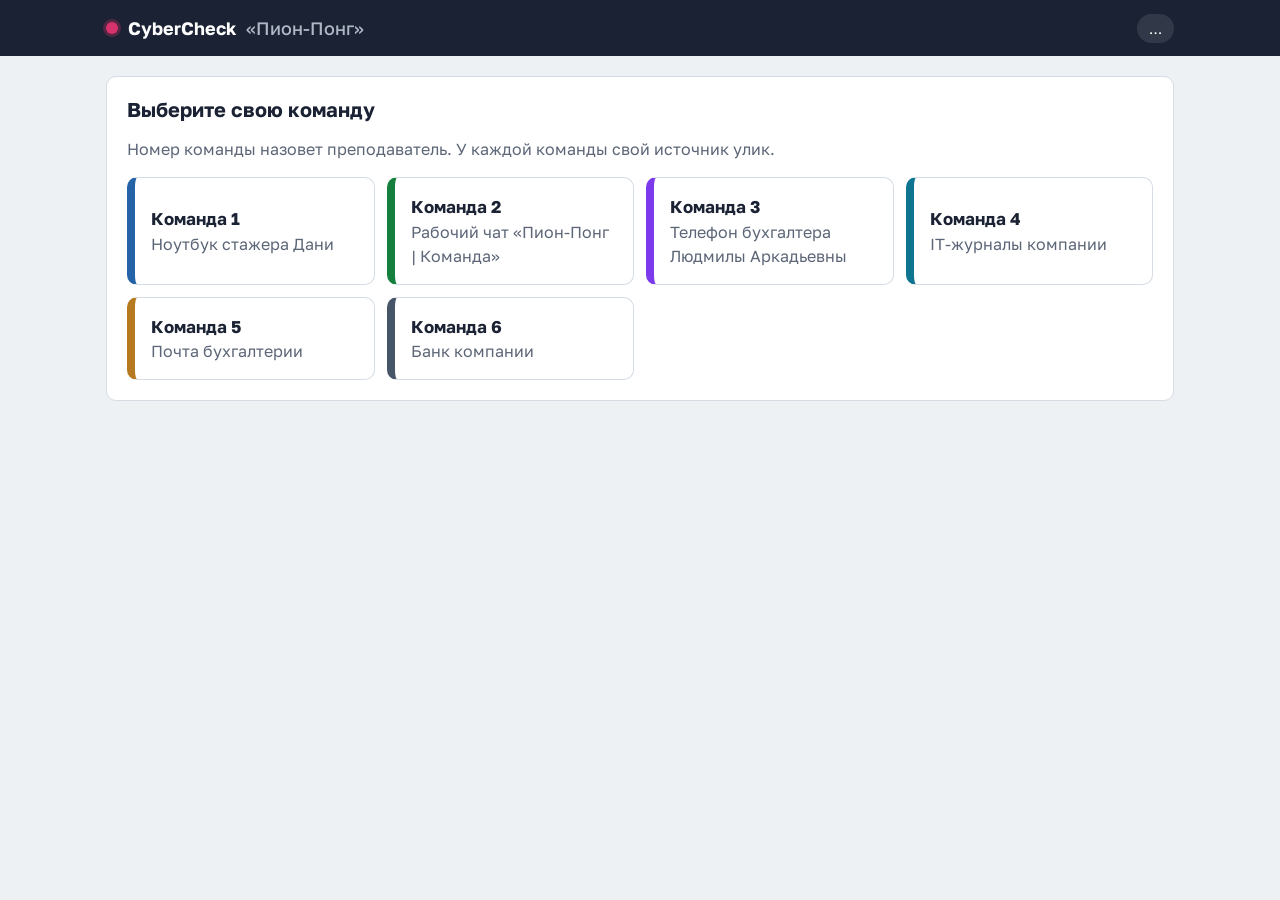
<file: index.html>
<!DOCTYPE html>
<html lang="ru">
<head>
<meta charset="UTF-8">
<meta name="viewport" content="width=device-width, initial-scale=1.0">
<title>CyberCheck – команда</title>
<link rel="preconnect" href="https://fonts.googleapis.com">
<link rel="preconnect" href="https://fonts.gstatic.com" crossorigin>
<link href="https://fonts.googleapis.com/css2?family=Golos+Text:wght@400;500;600;700&family=PT+Mono&display=swap" rel="stylesheet">
<link rel="stylesheet" href="style.css">
</head>
<body>
<header class="top">
  <div class="wrap">
    <div class="brand"><span class="peony" aria-hidden="true"></span><span class="case">CyberCheck</span><span class="muted" style="color:#AEB7C4;font-weight:500">«Пион-Понг»</span></div>
    <span id="team-chip"></span>
    <span class="spacer"></span>
    <span class="chip" id="stage-chip">…</span>
    <span class="timer" id="timer" hidden></span>
  </div>
</header>
<nav class="tabs" id="tabs" hidden><div class="wrap" role="tablist" id="tablist"></div></nav>
<main><div class="wrap">
  <div id="injects"></div>
  <div id="view"><p class="empty">Загрузка…</p></div>
</div></main>
<button class="fab" id="fab" hidden>Добавить находку</button>

<dialog id="card-dialog">
  <form class="dbody" id="card-form" method="dialog">
    <h2>Новая находка</h2>
    <div class="row2">
      <label class="field"><span>День</span><select name="day" required></select></label>
      <label class="field"><span>Время</span><input name="time" type="text" inputmode="numeric" maxlength="5" placeholder="чч:мм" autocomplete="off" class="clock" required></label>
    </div>
    <label class="field"><span>Что произошло</span><textarea name="what" maxlength="300" required placeholder="Кратко: кто и что сделал"></textarea></label>
    <label class="field"><span>Доказательство: где вы это увидели</span><textarea name="proof" maxlength="300" required placeholder="Например: какой раздел, какая запись"></textarea></label>
    <label class="field"><span>Прием мошенников или ошибка</span><select name="technique" required></select></label>
    <p class="muted" id="card-err" style="color:var(--bad)" hidden></p>
    <div class="dactions">
      <button class="btn ghost" type="button" id="card-cancel">Отмена</button>
      <button class="btn peony" type="submit" id="card-submit">Добавить в ленту</button>
    </div>
  </form>
</dialog>

<script src="config.js"></script>
<script src="data.js"></script>
<script src="common.js"></script>
<script>
(function () {
  if (!U.configOk()) return;
  const CASE = window.CASE, DB = U.DB, esc = U.esc;
  const TEAM_KEY = 'inv_team_v1';
  const store = {
    get(k) { try { return localStorage.getItem(k); } catch (e) { return null; } },
    set(k, v) { try { localStorage.setItem(k, v); } catch (e) {} },
    del(k) { try { localStorage.removeItem(k); } catch (e) {} }
  };

  let teamId = +store.get(TEAM_KEY) || null;
  let state = null, cards = [], tab = null, lastStage = null, lastInjects = '', lastCardsSig = '';
  const view = document.getElementById('view');

  const TABS = {
    case: 'Дело',
    evidence: 'Наши улики',
    feed: 'Лента дела',
    questions: 'Вопросы дела',
    report: 'Отчет',
    final: 'Разгадка'
  };
  const TABS_BY_STAGE = {
    brief: ['case'],
    evidence: ['evidence', 'feed', 'case'],
    assembly: ['questions', 'evidence', 'feed', 'case'],
    report: ['report', 'questions', 'evidence', 'feed', 'case'],
    final: ['final', 'feed', 'evidence', 'case']
  };
  const DEFAULT_TAB = { brief: 'case', evidence: 'evidence', assembly: 'questions', report: 'report', final: 'final' };

  /* ---------- Выбор команды ---------- */
  function renderPicker() {
    document.getElementById('tabs').hidden = true;
    document.getElementById('fab').hidden = true;
    document.getElementById('team-chip').innerHTML = '';
    document.getElementById('injects').innerHTML = '';
    view.innerHTML = `
      <div class="panel">
        <h2>Выберите свою команду</h2>
        <p class="muted">Номер команды назовет преподаватель. У каждой команды свой источник улик.</p>
        <div class="teams-grid">
          ${CASE.teams.map(t => `
            <button class="team-pick" style="--c:${t.color}" data-team="${t.id}">
              <b>Команда ${t.id}</b>
              <span class="muted">${esc(t.source)}</span>
            </button>`).join('')}
        </div>
      </div>`;
    view.querySelectorAll('[data-team]').forEach(b => b.onclick = () => {
      teamId = +b.dataset.team;
      store.set(TEAM_KEY, String(teamId));
      tab = null; lastStage = null; lastInjects = ''; lastCardsSig = '';
      refresh(true);
    });
  }

  function changeTeam() {
    if (!confirm('Сменить команду? Это нужно, только если вы выбрали не ту команду по ошибке.')) return;
    store.del(TEAM_KEY);
    teamId = null;
    renderPicker();
  }

  /* ---------- Шапка и вкладки ---------- */
  function renderHeader() {
    const t = U.team(teamId);
    document.getElementById('team-chip').innerHTML =
      `<span class="chip"><span class="sw" style="background:${t.color}"></span>Команда ${t.id}<span class="src">: ${esc(t.source)}</span></span>`;
    document.getElementById('stage-chip').textContent = U.stageLabel(state.stage);
    const canAdd = ['evidence', 'assembly', 'report'].includes(state.stage);
    document.getElementById('fab').hidden = !canAdd;
  }

  function renderTabs() {
    const list = TABS_BY_STAGE[state.stage] || ['case'];
    if (!list.includes(tab)) tab = list[0];
    const nav = document.getElementById('tabs');
    nav.hidden = list.length < 2;
    document.getElementById('tablist').innerHTML = list.map(k =>
      `<button class="tab" role="tab" data-tab="${k}" aria-selected="${k === tab}">${TABS[k]}</button>`).join('');
    nav.querySelectorAll('[data-tab]').forEach(b => b.onclick = () => { tab = b.dataset.tab; renderTabs(); renderView(); });
  }

  /* ---------- Вкладки ---------- */
  function renderView() {
    if (tab === 'case') return renderCase();
    if (tab === 'evidence') return renderEvidence();
    if (tab === 'feed') { lastCardsSig = ''; return renderFeed(); }
    if (tab === 'questions') return renderQuestions();
    if (tab === 'report') return renderReport();
    if (tab === 'final') return renderFinal();
  }

  function renderCase() {
    const t = U.team(teamId);
    const how = {
      brief: 'Ждем начала. Сейчас преподаватель расскажет, что случилось.',
      evidence: 'Изучите улики своей команды. Каждую находку добавляйте в ленту кнопкой «Добавить находку». Лента видна всем командам и на проекторе.',
      assembly: 'Ответьте на вопросы дела. Для ответов понадобятся находки других команд – смотрите ленту и спрашивайте другие команды.',
      report: 'Напишите отчет по своему участку: что пошло не так, что делать сейчас и какие правила ввести.',
      final: 'Дело раскрыто. Посмотрите разгадку.'
    }[state.stage];
    view.innerHTML = `
      <div class="panel">
        <h2>Что случилось</h2>
        <p class="lead">${esc(CASE.intro)}</p>
        <p class="muted">${esc(CASE.about)}</p>
        <h3>Действующие лица</h3>
        <ul class="people">${CASE.people.map(p => `<li><b>${esc(p.name)}</b> – ${esc(p.role)}</li>`).join('')}</ul>
      </div>
      <div class="panel">
        <h2>Ваша команда: ${esc(t.source)}</h2>
        <p class="hint">${esc(how)}</p>
      </div>
      <p class="tiny"><button class="linkbtn quiet" id="ct">Выбрана не та команда?</button></p>`;
    document.getElementById('ct').onclick = changeTeam;
  }

  /* ----- Улики по типам ----- */
  function whenCell(d, t, date) { return `<td class="when">${esc(U.when(d, t, date))}</td>`; }

  function renderEvidence() {
    if (state.stage === 'brief') { view.innerHTML = '<p class="empty">Улики откроются, когда начнется первый этап.</p>'; return; }
    const t = U.team(teamId);
    view.innerHTML = `<div class="panel"><h2>${esc(t.source)}</h2><p class="hint">${esc(t.hint)}</p></div><div id="ev"></div>`;
    const box = document.getElementById('ev');
    ({ laptop, chat, phone, logs, mail, bank })[t.type](box, t.data);
  }

  function segmented(box, parts, start) {
    let cur = start || parts[0][0];
    const draw = () => {
      box.innerHTML = `<div class="seg" role="group">${parts.map(([k, l]) =>
        `<button data-k="${k}" aria-pressed="${k === cur}">${l}</button>`).join('')}</div><div class="panel" id="segbody"></div>`;
      box.querySelectorAll('[data-k]').forEach(b => b.onclick = () => { cur = b.dataset.k; draw(); });
      parts.find(p => p[0] === cur)[2](document.getElementById('segbody'));
    };
    draw();
  }

  function laptop(box, d) {
    segmented(box, [
      ['h', 'История браузера', el => el.innerHTML = `<div class="tablebox"><table class="ev"><thead><tr><th>Когда</th><th>Страница</th><th>Адрес</th></tr></thead><tbody>
        ${d.history.map(r => `<tr>${whenCell(r.d, r.t)}<td>${esc(r.title)}</td><td class="mono">${esc(r.url)}</td></tr>`).join('')}</tbody></table></div>`],
      ['dl', 'Загрузки', el => el.innerHTML = `<div class="tablebox"><table class="ev"><thead><tr><th>Когда</th><th>Файл</th><th>Размер</th><th>Примечание</th></tr></thead><tbody>
        ${d.downloads.map(r => `<tr>${whenCell(r.d, r.t)}<td class="mono">${esc(r.name)}</td><td class="when">${esc(r.size)}</td><td>${esc(r.note)}</td></tr>`).join('')}</tbody></table></div>`],
      ['av', 'Журнал антивируса', el => el.innerHTML = `<div class="tablebox"><table class="ev"><thead><tr><th>Когда</th><th>Событие</th></tr></thead><tbody>
        ${d.antivirus.map(r => `<tr>${whenCell(r.d, r.t)}<td class="lvl-${r.level}">${esc(r.text)}</td></tr>`).join('')}</tbody></table></div>`],
      ['pw', 'Сохраненные пароли', el => {
        el.innerHTML = `<p class="muted" style="margin-top:0">Пароли, сохраненные в браузере. Нажмите «Показать», чтобы увидеть пароль.</p>
        <div class="tablebox"><table class="ev"><thead><tr><th>Сайт</th><th>Логин</th><th>Пароль</th><th>Предупреждение браузера</th></tr></thead><tbody>
        ${d.passwords.map((r, i) => `<tr><td class="mono">${esc(r.site)}</td><td class="mono">${esc(r.login)}</td>
          <td><span class="mono pw-hidden" data-pw="${i}">••••••••</span> <button class="btn ghost small" data-show="${i}">Показать</button></td>
          <td class="${r.note ? 'lvl-warn' : ''}">${esc(r.note)}</td></tr>`).join('')}</tbody></table></div>`;
        el.querySelectorAll('[data-show]').forEach(b => b.onclick = () => {
          const i = +b.dataset.show, s = el.querySelector(`[data-pw="${i}"]`);
          const open = b.textContent === 'Показать';
          s.textContent = open ? d.passwords[i].pass : '••••••••';
          s.classList.toggle('pw-hidden', !open);
          b.textContent = open ? 'Скрыть' : 'Показать';
        });
      }],
      ['pr', 'Установленные программы', el => el.innerHTML = `<div class="tablebox"><table class="ev"><thead><tr><th>Программа</th><th>Издатель</th><th>Установлена</th><th>Размер</th></tr></thead><tbody>
        ${d.programs.map(r => `<tr><td>${esc(r.name)}</td><td>${esc(r.publisher)}</td><td class="when">${esc(r.date)}</td><td>${esc(r.size)}</td></tr>`).join('')}</tbody></table></div>`]
    ]);
  }

  function msgHtml(m, mine, showWho) {
    if (m.system) return `<div class="msg sys">${esc(m.text)} – ${esc(U.when(m.d, m.t))}</div>`;
    const body = m.voice
      ? `<div class="voice"><button type="button" aria-label="Расшифровка" data-voice>▶</button><span class="wave"></span><span class="muted">${esc(m.voice)}</span></div>
         <div class="transcript" hidden><b>Расшифровка:</b> ${esc(m.text)}${m.note ? `<span class="note">${esc(m.note)}</span>` : ''}</div>`
      : `<div>${esc(m.text)}</div>`;
    return `<div class="msg ${mine ? 'me' : ''}">${showWho ? `<span class="who">${esc(m.who)}</span>` : ''}<span class="t">${esc(m.t)}</span>${body}</div>`;
  }
  function bindVoices(el) {
    el.querySelectorAll('[data-voice]').forEach(b => b.onclick = () => {
      const tr = b.closest('.msg').querySelector('.transcript');
      tr.hidden = !tr.hidden;
      b.textContent = tr.hidden ? '▶' : '■';
    });
  }
  function withDays(msgs, fn) {
    let last = null, out = '';
    msgs.forEach(m => {
      if (m.d !== last) { out += `<div class="daysep">${esc(U.day(m.d).l)}</div>`; last = m.d; }
      out += fn(m);
    });
    return out;
  }

  function chat(box, d) {
    box.innerHTML = `<div class="panel"><p class="muted" style="margin-top:0">Голосовые: нажмите ▶, чтобы прочитать расшифровку.</p><div class="chat">${withDays(d.messages, m => msgHtml(m, false, true))}</div></div>`;
    bindVoices(box);
  }

  function phone(box, d) {
    let cur = 0;
    const items = d.chats.map((c, i) => ({ k: 'c' + i, l: c.name, sub: c.info.split('.')[0] })).concat([{ k: 'sms', l: 'Смс', sub: 'Сообщения от банков и магазинов' }]);
    const draw = (k) => {
      box.innerHTML = `<div class="phone">
        <div class="list">${items.map(it => `<button data-k="${it.k}" aria-pressed="${it.k === k}"><b>${esc(it.l)}</b><small>${esc(it.sub)}</small></button>`).join('')}</div>
        <div class="panel" id="pv"></div></div>`;
      box.querySelectorAll('[data-k]').forEach(b => b.onclick = () => draw(b.dataset.k));
      const pv = document.getElementById('pv');
      if (k === 'sms') {
        pv.innerHTML = `<h2>Смс</h2>${d.sms.map(s => `<div class="sms"><div class="muted" style="font-size:13px">${esc(s.from)}, ${esc(U.when(s.d, s.t))}</div>${esc(s.text)}</div>`).join('')}`;
      } else {
        const c = d.chats[+k.slice(1)];
        pv.innerHTML = `<h2>${esc(c.name)}</h2><div class="profile">${esc(c.info)}</div><div class="chat">${withDays(c.messages, m => msgHtml(m, m.me, false))}</div>`;
        bindVoices(pv);
      }
    };
    draw('c' + cur);
  }

  function logs(box, d) {
    segmented(box, [
      ['in', 'Журнал входов', el => el.innerHTML = `<div class="tablebox"><table class="ev"><thead><tr><th>Когда</th><th>Сервис</th><th>Учетная запись</th><th>Событие</th><th>Устройство</th><th>Место</th><th>IP-адрес</th></tr></thead><tbody>
        ${d.rows.map(r => `<tr>${whenCell(r.d, r.t)}<td>${esc(r.service)}</td><td class="mono">${esc(r.account)}</td><td>${esc(r.event)}</td><td>${esc(r.device)}</td><td>${esc(r.place)}</td><td class="mono">${esc(r.ip)}</td></tr>`).join('')}
        </tbody></table></div>`],
      ['crm', 'Действия в CRM', el => el.innerHTML = `<div class="tablebox"><table class="ev"><thead><tr><th>Когда</th><th>Кто</th><th>Действие</th></tr></thead><tbody>
        ${d.crm.map(r => `<tr>${whenCell(r.d, r.t)}<td>${esc(r.who)}</td><td>${esc(r.action)}</td></tr>`).join('')}</tbody></table></div>`],
      ['mr', 'Правила почты', el => el.innerHTML = `<p class="muted" style="margin-top:0">Автоматические правила, которые настроены в почтовых ящиках сотрудников.</p><div class="tablebox"><table class="ev"><thead><tr><th>Ящик</th><th>Правило</th><th>Создано</th></tr></thead><tbody>
        ${d.mailrules.map(r => `<tr><td class="mono">${esc(r.account)}</td><td>${esc(r.rule)}</td><td>${esc(r.created)}</td></tr>`).join('')}</tbody></table></div>`],
      ['ss', 'Активные сеансы', el => el.innerHTML = `<p class="muted" style="margin-top:0">Устройства, с которых сейчас открыт мессенджер сотрудников. Данные на сегодня.</p><div class="tablebox"><table class="ev"><thead><tr><th>Сотрудник</th><th>Устройство</th><th>Место</th><th>Активен</th></tr></thead><tbody>
        ${d.sessions.map(r => `<tr><td>${esc(r.who)}</td><td>${esc(r.device)}</td><td>${esc(r.place)}</td><td>${esc(r.since)}</td></tr>`).join('')}</tbody></table></div>`],
      ['st', 'Настройки безопасности', el => el.innerHTML = `<ul style="margin:0">${d.settings.map(x => `<li>${esc(x)}</li>`).join('')}</ul>`]
    ]);
  }

  function accordion(el, items, headFn, bodyFn) {
    el.innerHTML = `<div class="acc">${items.map((x, i) => `<div class="acc-item"><button class="acc-head" data-i="${i}" aria-expanded="false">${headFn(x)}</button><div class="acc-body" hidden>${bodyFn(x)}</div></div>`).join('')}</div>`;
    el.querySelectorAll('.acc-head').forEach(b => b.onclick = () => {
      const open = b.getAttribute('aria-expanded') === 'true';
      el.querySelectorAll('.acc-head').forEach(o => { o.setAttribute('aria-expanded', 'false'); o.nextElementSibling.hidden = true; });
      if (!open) { b.setAttribute('aria-expanded', 'true'); b.nextElementSibling.hidden = false; }
    });
  }

  function mail(box, d) {
    const letterBody = (L, toLine) => `<div class="head">
        <span>${toLine ? 'Кому' : 'От'}</span><span class="mono">${esc(toLine ? L.to : L.from)}</span>
        <span>${toLine ? 'От' : 'Кому'}</span><span class="mono">buh@pion-pong.test</span>
        <span>${toLine ? 'Отправлено' : 'Получено'}</span><span>${esc(U.when(L.d, L.t, L.date))}</span>
      </div><div class="body">${U.nl2br(L.body)}</div>${L.attach.map(a => `<span class="attach">📎 ${esc(a)}</span>`).join('')}`;
    segmented(box, [
      ['in', 'Входящие', el => accordion(el, d.inbox.slice().reverse(),
        L => `<span class="from">${esc(L.name)}</span><span class="subj">${esc(L.subject)}</span><span class="w">${esc(U.when(L.d, L.t, L.date))}</span>`,
        L => letterBody(L, false))],
      ['out', 'Отправленные', el => accordion(el, d.sent.slice().reverse(),
        L => `<span class="from">Кому: ${esc(L.to)}</span><span class="subj">${esc(L.subject)}</span><span class="w">${esc(U.when(L.d, L.t, L.date))}</span>`,
        L => letterBody(L, true))]
    ]);
  }

  function bank(box, d) {
    segmented(box, [
      ['out', 'Списания', el => el.innerHTML = `<div class="tablebox"><table class="ev"><thead><tr><th>Когда</th><th>Сумма, ₽</th><th>Получатель</th><th>Счет получателя</th><th>Назначение</th></tr></thead><tbody>
        ${d.debit.map(r => `<tr>${whenCell(r.d, r.t, r.date)}<td class="when">−${esc(r.sum)}</td><td>${esc(r.who)}</td><td class="mono">${esc(r.acc)}</td><td>${esc(r.purpose)}</td></tr>`).join('')}
        </tbody></table></div>`],
      ['in', 'Поступления', el => el.innerHTML = `<div class="tablebox"><table class="ev"><thead><tr><th>Когда</th><th>Сумма, ₽</th><th>Плательщик</th><th>Назначение</th></tr></thead><tbody>
        ${d.credit.map(r => `<tr>${whenCell(r.d, r.t, r.date)}<td class="when lvl-ok">+${esc(r.sum)}</td><td>${esc(r.who)}</td><td>${esc(r.purpose)}</td></tr>`).join('')}
        </tbody></table></div>`],
      ['tpl', 'Сохраненные получатели', el => el.innerHTML = `<div class="tablebox"><table class="ev"><thead><tr><th>Получатель</th><th>Счет</th><th>Примечание</th></tr></thead><tbody>
        ${d.templates.map(r => `<tr><td>${esc(r.name)}</td><td class="mono">${esc(r.acc)}</td><td>${esc(r.added)}</td></tr>`).join('')}</tbody></table></div>`],
      ['ltr', 'Переписка с банком', el => el.innerHTML = d.letters.map(l => `<div class="sms"><div class="muted" style="font-size:13px">${esc(l.from)}, ${esc(U.when(l.d, l.t))}</div>${esc(l.text)}</div>`).join('')],
      ['memo', 'Памятка', el => el.innerHTML = `<h3 style="margin-top:0">Как читать номер счета</h3><ul>${d.memo.map(m => `<li>${esc(m)}</li>`).join('')}</ul>`]
    ]);
  }

  /* ----- Лента ----- */
  function cardHtml(c, mineControls) {
    const t = U.team(c.team);
    return `<div class="card ${c.status === 'key' ? 'key' : ''}" style="--c:${t.color}">
      <div class="meta"><span>${esc(U.day(c.day).s)}, ${U.hhmm(c.minutes)}</span><span>Команда ${c.team}</span></div>
      <div class="what">${esc(c.what)}</div>
      <div class="proof">${esc(c.proof)}</div>
      ${c.technique ? `<span class="tech">${esc(c.technique)}</span>` : ''}
      ${mineControls && c.team === teamId && state.stage !== 'final' ? `<div style="margin-top:8px"><button class="btn ghost small" data-hide="${c.id}">Убрать из ленты</button></div>` : ''}
    </div>`;
  }

  function renderFeed() {
    const vis = cards.filter(c => c.status !== 'hidden');
    const sig = JSON.stringify(vis.map(c => [c.id, c.status]));
    if (sig === lastCardsSig && view.querySelector('.feed')) return;
    lastCardsSig = sig;
    if (!vis.length) { view.innerHTML = '<div class="panel"><h2>Лента дела</h2><p class="empty">Пока нет ни одной находки. Добавьте первую кнопкой «Добавить находку».</p></div>'; return; }
    let out = '', last = null;
    vis.forEach(c => {
      if (c.day !== last) { out += `<div class="dayhead">${esc(U.day(c.day).l)}</div>`; last = c.day; }
      out += cardHtml(c, true);
    });
    view.innerHTML = `<div class="panel"><h2>Лента дела</h2><p class="muted" style="margin-top:0">Находки всех команд по времени. Ключевые улики преподаватель подсвечивает маркером.</p><div class="feed">${out}</div></div>`;
    view.querySelectorAll('[data-hide]').forEach(b => b.onclick = async () => {
      if (!confirm('Убрать эту находку из ленты?')) return;
      await DB.setCardStatus(+b.dataset.hide, 'hidden');
      await refresh(true);
    });
  }

  /* ----- Ответы ----- */
  async function loadAnswers() {
    const rows = await DB.answers(teamId);
    const m = {};
    (rows || []).forEach(r => m[r.kind] = r.body);
    return m;
  }
  const stamp = () => new Date().toLocaleTimeString('ru-RU', { hour: '2-digit', minute: '2-digit' });

  async function renderQuestions() {
    view.innerHTML = `<div class="panel"><h2>Вопросы дела</h2>
      <p class="hint">Для ответов нужны улики других команд – смотрите «Ленту дела» и спрашивайте. Ответы видят только ваша команда и преподаватель. Если в команде несколько устройств – пишите с одного.</p>
      <form id="qf">${CASE.questions.map((q, i) => `<label class="field"><span>${i + 1}. ${esc(q)}</span><textarea name="q${i + 1}"></textarea></label>`).join('')}
      <button class="btn peony" type="submit">Сохранить ответы</button><span class="saved" id="qsaved"></span></form></div>`;
    const a = await loadAnswers();
    const f = document.getElementById('qf');
    CASE.questions.forEach((q, i) => { f.elements['q' + (i + 1)].value = a['q' + (i + 1)] || ''; });
    f.onsubmit = async e => {
      e.preventDefault();
      try {
        for (let i = 1; i <= CASE.questions.length; i++) await DB.saveAnswer(teamId, 'q' + i, f.elements['q' + i].value.trim());
        document.getElementById('qsaved').textContent = 'Сохранено в ' + stamp();
      } catch (err) { alert('Не удалось сохранить. Проверьте интернет и нажмите еще раз.'); }
    };
  }

  async function renderReport() {
    const t = U.team(teamId);
    view.innerHTML = `<div class="panel"><h2>Отчет по участку: ${esc(t.source)}</h2>
      <p class="hint">Пишите только про свой участок – про то, что видно в ваших уликах.</p>
      <form id="rf">${CASE.reportFields.map(r => `<label class="field"><span>${esc(r.l)}</span><textarea name="${r.k}"></textarea></label>`).join('')}
      <button class="btn peony" type="submit">Сохранить отчет</button><span class="saved" id="rsaved"></span></form></div>`;
    const a = await loadAnswers();
    const f = document.getElementById('rf');
    let saved = {};
    try { saved = JSON.parse(a.report || '{}'); } catch (e) {}
    CASE.reportFields.forEach(r => f.elements[r.k].value = saved[r.k] || '');
    f.onsubmit = async e => {
      e.preventDefault();
      const body = {};
      CASE.reportFields.forEach(r => body[r.k] = f.elements[r.k].value.trim());
      try {
        await DB.saveAnswer(teamId, 'report', JSON.stringify(body));
        document.getElementById('rsaved').textContent = 'Сохранено в ' + stamp();
      } catch (err) { alert('Не удалось сохранить. Проверьте интернет и нажмите еще раз.'); }
    };
  }

  function renderFinal() {
    view.innerHTML = `
      <div class="panel"><h2>Как все было на самом деле</h2>
        <ol class="chain">${CASE.chain.map(s => `<li><div><span class="when">${esc(U.day(s.d).l)}, ${esc(s.t)}</span>${esc(s.text)}<span class="tech">${esc(s.tech)}</span></div></li>`).join('')}</ol></div>
      <div class="panel"><h2>Где цепочку можно было оборвать</h2>
        <div class="tablebox"><table class="ev"><tbody>${CASE.breakpoints.map(b => `<tr><td style="font-weight:600;width:30%">${esc(b[0])}</td><td>${esc(b[1])}</td></tr>`).join('')}</tbody></table></div></div>`;
  }

  /* ----- Вбросы ----- */
  function renderInjects() {
    const sig = `${state.inject1}|${state.inject2}|${state.stage === 'final'}`;
    if (sig === lastInjects) return;
    lastInjects = sig;
    const box = document.getElementById('injects');
    let html = '';
    if (state.inject2 && state.stage !== 'final') {
      const j = CASE.inject2;
      html += `<details class="inject" open><summary><h2>${esc(j.title)}</h2></summary><div class="muted">${esc(j.when)}</div>
        <p>${esc(j.text)}</p><div class="smsbox">💬 ${esc(j.sms)}</div><p><b>${esc(j.question)}</b></p>
        <form id="i2f"><label class="field"><span>Ответ команды</span><textarea name="a"></textarea></label>
        <button class="btn peony" type="submit">Отправить ответ</button><span class="saved" id="i2saved"></span></form></details>`;
    }
    if (state.inject1 && state.stage !== 'final') {
      const j = CASE.inject1;
      html += `<details class="inject" open><summary><h2>${esc(j.title)}</h2></summary><div class="muted">${esc(j.when)}</div>
        <ul>${j.items.map(i => `<li>${esc(i)}</li>`).join('')}</ul><p><b>${esc(j.question)}</b></p></details>`;
    }
    box.innerHTML = html;
    const f = document.getElementById('i2f');
    if (f) {
      loadAnswers().then(a => { if (!f.elements.a.value) f.elements.a.value = a.inject2 || ''; }).catch(() => {});
      f.onsubmit = async e => {
        e.preventDefault();
        try {
          await DB.saveAnswer(teamId, 'inject2', f.elements.a.value.trim());
          document.getElementById('i2saved').textContent = 'Отправлено в ' + stamp();
        } catch (err) { alert('Не удалось отправить. Проверьте интернет и нажмите еще раз.'); }
      };
    }
  }

  /* ----- Форма находки ----- */
  const dlg = document.getElementById('card-dialog');
  const form = document.getElementById('card-form');
  form.elements.day.innerHTML = CASE.days.map(d => `<option value="${d.v}">${esc(d.l)}</option>`).join('');
  form.elements.time.addEventListener('input', e => {
    const digits = e.target.value.replace(/\D/g, '').slice(0, 4);
    e.target.value = digits.length > 2 ? digits.slice(0, 2) + ':' + digits.slice(2) : digits;
  });
  form.elements.technique.innerHTML = '<option value="">– выберите –</option>' + CASE.techniques.map(t => `<option>${esc(t)}</option>`).join('');
  document.getElementById('fab').onclick = () => {
    form.reset();
    form.elements.day.value = '0';
    document.getElementById('card-err').hidden = true;
    dlg.showModal();
  };
  document.getElementById('card-cancel').onclick = () => dlg.close();
  form.onsubmit = async e => {
    e.preventDefault();
    const f = form.elements;
    const minutes = U.toMin(f.time.value);
    const err = document.getElementById('card-err');
    if (minutes == null || minutes >= 1440 || !f.what.value.trim() || !f.proof.value.trim() || !f.technique.value) {
      err.textContent = minutes == null || minutes >= 1440 ? 'Время введите цифрами в формате чч:мм, например 13:05.' : 'Заполните все поля: день, время, что произошло, доказательство и прием.';
      err.hidden = false; return;
    }
    const btn = document.getElementById('card-submit');
    btn.disabled = true;
    try {
      await DB.addCard({ team: teamId, day: +f.day.value, minutes, what: f.what.value.trim(), proof: f.proof.value.trim(), technique: f.technique.value });
      dlg.close();
      await refresh(true);
      if (tab !== 'feed' && tab !== 'evidence') { tab = 'feed'; renderTabs(); renderView(); }
    } catch (ex) {
      err.textContent = 'Не удалось отправить. Проверьте интернет и попробуйте еще раз.';
      err.hidden = false;
    }
    btn.disabled = false;
  };

  /* ----- Таймер ----- */
  setInterval(() => {
    const el = document.getElementById('timer');
    const left = U.timerLeft(state);
    el.hidden = left == null || !teamId;
    if (left != null) { el.textContent = U.fmtLeft(left); el.classList.toggle('low', left <= 60); }
  }, 1000);

  /* ----- Обновление ----- */
  async function refresh(force) {
    if (!teamId) return;
    const [s, c] = await Promise.all([DB.state(), DB.cards()]);
    state = s; cards = c || [];
    renderHeader();
    if (state.stage !== lastStage) {
      lastStage = state.stage;
      tab = DEFAULT_TAB[state.stage] || 'case';
      renderTabs();
      renderView();
    } else if (force && tab === 'feed') {
      lastCardsSig = ''; renderFeed();
    } else if (tab === 'feed') {
      renderFeed();
    }
    renderInjects();
  }

  if (!teamId || !U.team(teamId)) { teamId = null; renderPicker(); }
  U.poll(() => teamId ? refresh(false) : Promise.resolve(), 2000);
})();
</script>
</body>
</html>
</file>
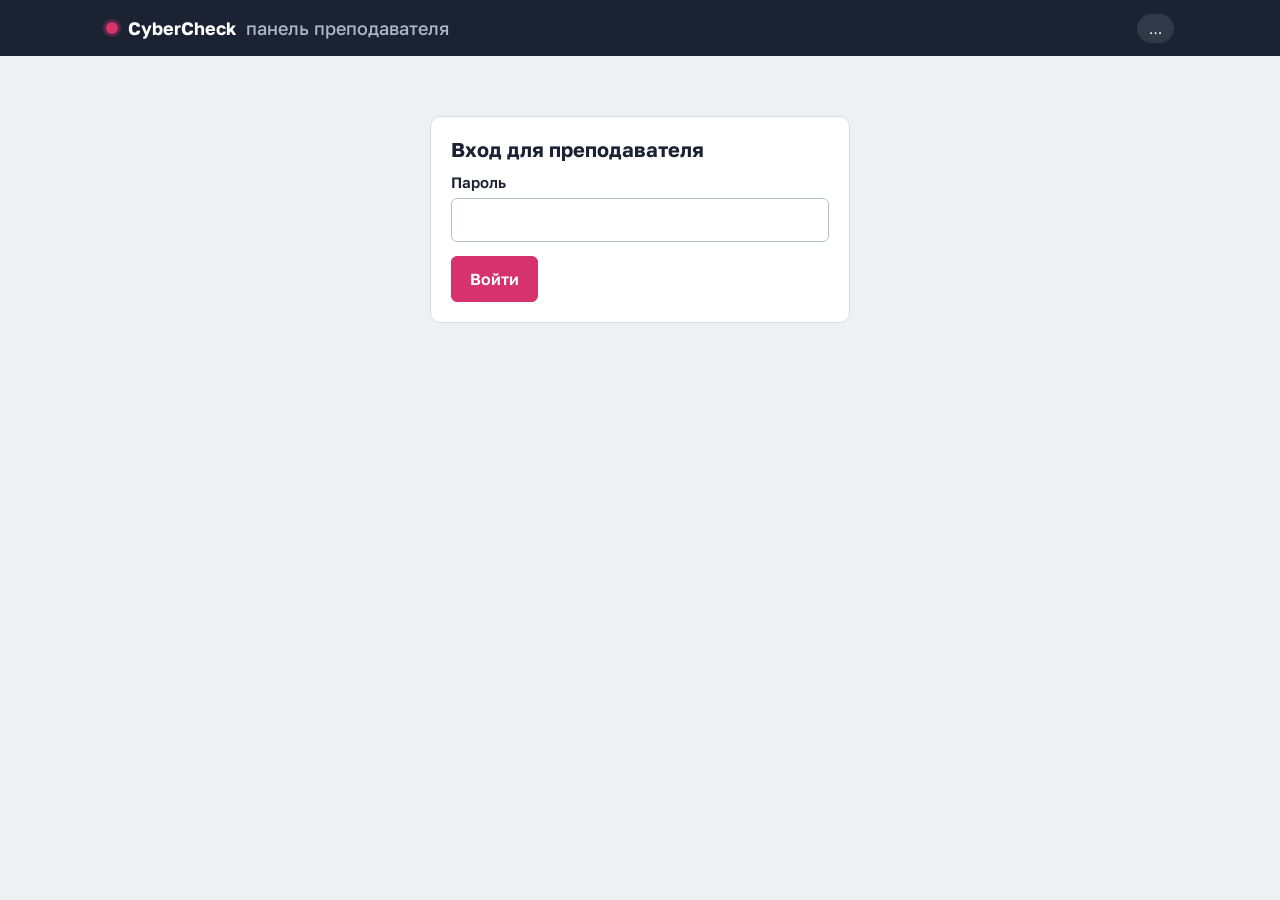
<file: admin.html>
<!DOCTYPE html>
<html lang="ru">
<head>
<meta charset="UTF-8">
<meta name="viewport" content="width=device-width, initial-scale=1.0">
<title>CyberCheck – преподаватель</title>
<meta name="robots" content="noindex">
<link rel="preconnect" href="https://fonts.googleapis.com">
<link rel="preconnect" href="https://fonts.gstatic.com" crossorigin>
<link href="https://fonts.googleapis.com/css2?family=Golos+Text:wght@400;500;600;700&family=PT+Mono&display=swap" rel="stylesheet">
<link rel="stylesheet" href="style.css">
<style>
  .grid2 { display: grid; grid-template-columns: 1fr 1fr; gap: 16px; }
  @media (max-width: 860px) { .grid2 { grid-template-columns: 1fr; } }
  .btnrow { display: flex; gap: 8px; flex-wrap: wrap; align-items: center; }
  .btn.on { background: var(--peony); border-color: var(--peony); color: #fff; }
  .adm-card { display: grid; grid-template-columns: 1fr auto; gap: 10px; align-items: start; }
  .adm-card .acts { display: flex; flex-direction: column; gap: 6px; }
  .ans-team { border-left: 6px solid var(--c); padding-left: 12px; margin-bottom: 18px; }
  .ans-team dt { font-weight: 600; font-size: 14px; color: var(--muted); margin-top: 8px; }
  .ans-team dd { margin: 2px 0 0; white-space: pre-wrap; }
  details summary { cursor: pointer; font-weight: 700; font-size: 18px; }
  .keylist li { margin-bottom: 4px; }
  .links a { color: var(--ink); font-weight: 600; }
  #key .tech { display: inline-block; font-size: 12px; padding: 1px 8px; border-radius: 999px; background: #EEF1F4; white-space: nowrap; }
  #key td.when { width: 120px; }
</style>
</head>
<body>
<header class="top">
  <div class="wrap">
    <div class="brand"><span class="peony" aria-hidden="true"></span><span class="case">CyberCheck</span><span style="color:#AEB7C4;font-weight:500">панель преподавателя</span></div>
    <span class="spacer"></span>
    <span class="chip" id="stage-chip">…</span>
    <span class="timer" id="timer" hidden></span>
  </div>
</header>
<main><div class="wrap" id="root"></div></main>

<script src="config.js"></script>
<script src="data.js"></script>
<script src="common.js"></script>
<script>
(function () {
  if (!U.configOk()) return;
  const CASE = window.CASE, DB = U.DB, esc = U.esc, root = document.getElementById('root');
  const ss = { get(k) { try { return sessionStorage.getItem(k); } catch (e) { return null; } }, set(k, v) { try { sessionStorage.setItem(k, v); } catch (e) {} } };
  let state = null, cards = [], answers = [], sigCards = '', sigAns = '';

  function login() {
    root.innerHTML = `<div class="panel" style="max-width:420px;margin:40px auto">
      <h2>Вход для преподавателя</h2>
      <form id="lf"><label class="field"><span>Пароль</span><input type="password" name="p" autocomplete="current-password" required></label>
      <button class="btn peony" type="submit">Войти</button> <span id="lerr" style="color:var(--bad)"></span></form></div>`;
    document.getElementById('lf').onsubmit = e => {
      e.preventDefault();
      if (e.target.elements.p.value === window.CFG.adminPassword) { ss.set('inv_admin', '1'); start(); }
      else document.getElementById('lerr').textContent = 'Неверный пароль';
    };
  }

  function layout() {
    const base = new URL('./', location.href).href;
    root.innerHTML = `
      <div class="panel links">
        <h2>Ссылки</h2>
        <p style="margin:0">Для студентов: <span class="mono">${esc(base)}</span><br>
        Для проектора: <a href="screen.html" target="_blank" rel="noopener">открыть экран</a> (откройте на компьютере с проектором)</p>
      </div>
      <div class="grid2">
        <div class="panel"><h2>Ход пары</h2><div class="btnrow" id="stages"></div>
          <p class="muted" style="margin-bottom:0">Брифинг – улики скрыты. Этап 1 – команды видят улики и добавляют находки. Этап 2 – открываются вопросы дела. Этап 3 – открывается отчет. Финал – разгадка у всех.</p></div>
        <div class="panel"><h2>Таймер</h2><div class="btnrow" id="timerbtns">
          ${[5, 10, 15, 20, 30].map(m => `<button class="btn ghost small" data-min="${m}">${m} мин</button>`).join('')}
          <button class="btn ghost small" data-min="0">Убрать</button></div></div>
      </div>
      <div class="grid2">
        <div class="panel"><h2>Вбросы</h2><div class="btnrow" id="injects"></div>
          <p class="muted" style="margin-bottom:0">Вброс появляется у всех команд и сразу выводится на проектор.</p></div>
        <div class="panel"><h2>Что на проекторе</h2><div class="btnrow" id="screens"></div></div>
      </div>
      <div class="panel"><h2>Находки команд</h2><p class="muted" style="margin-top:0">«Ключевая» подсвечивает находку маркером у всех. «Скрыть» убирает ошибочную находку из ленты.</p><div id="cards" class="feed"></div></div>
      <div class="panel"><h2>Ответы команд</h2><div id="answers"></div></div>
      <div class="panel"><details><summary>Подсказки преподавателю: ключ к делу</summary><div id="key"></div></details></div>
      <div class="panel"><h2>Новая группа</h2><p class="muted">Удаляет все находки и ответы и возвращает игру к брифингу. Используйте перед парой со следующей группой.</p>
        <button class="btn" id="reset">Сбросить игру</button></div>`;

    document.getElementById('timerbtns').querySelectorAll('[data-min]').forEach(b => b.onclick = async () => {
      const m = +b.dataset.min;
      await DB.setState({ timer_end: m ? new Date(Date.now() + m * 60000).toISOString() : null });
      tick();
    });
    document.getElementById('reset').onclick = async () => {
      if (!confirm('Удалить все находки и ответы и начать заново?')) return;
      await DB.resetAll(); sigCards = sigAns = ''; tick();
    };
    renderKey();
  }

  function renderControls() {
    document.getElementById('stage-chip').textContent = U.stageLabel(state.stage);
    const st = document.getElementById('stages');
    st.innerHTML = U.STAGES.map(s => `<button class="btn ghost small ${state.stage === s.k ? 'on' : ''}" data-s="${s.k}">${s.l}</button>`).join('');
    st.querySelectorAll('[data-s]').forEach(b => b.onclick = async () => { await DB.setState({ stage: b.dataset.s }); tick(); });

    const inj = document.getElementById('injects');
    inj.innerHTML = `
      <button class="btn ghost small ${state.inject1 ? 'on' : ''}" data-i="1">${state.inject1 ? 'Вброс 1 включен' : 'Включить вброс 1: жалобы клиентов'}</button>
      <button class="btn ghost small ${state.inject2 ? 'on' : ''}" data-i="2">${state.inject2 ? 'Вброс 2 включен' : 'Включить вброс 2: звонок из банка'}</button>`;
    inj.querySelectorAll('[data-i]').forEach(b => b.onclick = async () => {
      const k = 'inject' + b.dataset.i, on = !state[k];
      const patch = { [k]: on };
      if (on) patch.screen = k; else if (state.screen === k) patch.screen = 'board';
      await DB.setState(patch); tick();
    });

    const sc = document.getElementById('screens');
    const opts = [['board', 'Доска находок'], ['inject1', 'Вброс 1'], ['inject2', 'Вброс 2'], ['reports', 'Отчеты команд']];
    sc.innerHTML = opts.map(([k, l]) => `<button class="btn ghost small ${(state.screen || 'board') === k ? 'on' : ''}" data-sc="${k}">${l}</button>`).join('') +
      `<span class="muted" style="font-size:14px">На брифинге проектор показывает вводную, в финале – разгадку.</span>`;
    sc.querySelectorAll('[data-sc]').forEach(b => b.onclick = async () => { await DB.setState({ screen: b.dataset.sc }); tick(); });
  }

  function renderCards() {
    const sig = JSON.stringify(cards.map(c => [c.id, c.status]));
    if (sig === sigCards) return;
    sigCards = sig;
    const box = document.getElementById('cards');
    if (!cards.length) { box.innerHTML = '<p class="empty">Пока нет находок.</p>'; return; }
    const list = cards.slice().sort((a, b) => b.id - a.id);
    box.innerHTML = list.map(c => { const t = U.team(c.team); return `<div class="card adm-card ${c.status === 'key' ? 'key' : ''} ${c.status === 'hidden' ? 'hidden-card' : ''}" style="--c:${t.color}">
      <div><div class="meta"><span>${esc(U.day(c.day).s)}, ${U.hhmm(c.minutes)}</span><span>Команда ${c.team}</span></div>
      <div class="what">${esc(c.what)}</div><div class="proof">${esc(c.proof)}</div>${c.technique ? `<span class="tech">${esc(c.technique)}</span>` : ''}</div>
      <div class="acts">
        <button class="btn ghost small" data-key="${c.id}">${c.status === 'key' ? 'Снять маркер' : 'Ключевая'}</button>
        <button class="btn ghost small" data-hid="${c.id}">${c.status === 'hidden' ? 'Вернуть' : 'Скрыть'}</button>
      </div></div>`; }).join('');
    box.querySelectorAll('[data-key]').forEach(b => b.onclick = async () => {
      const c = cards.find(x => x.id === +b.dataset.key);
      await DB.setCardStatus(c.id, c.status === 'key' ? 'new' : 'key'); sigCards = ''; tick();
    });
    box.querySelectorAll('[data-hid]').forEach(b => b.onclick = async () => {
      const c = cards.find(x => x.id === +b.dataset.hid);
      await DB.setCardStatus(c.id, c.status === 'hidden' ? 'new' : 'hidden'); sigCards = ''; tick();
    });
  }

  function renderAnswers() {
    const sig = JSON.stringify(answers.map(a => [a.team, a.kind, a.body]));
    if (sig === sigAns) return;
    sigAns = sig;
    const box = document.getElementById('answers');
    box.innerHTML = CASE.teams.map(t => {
      const a = {}; answers.filter(x => x.team === t.id).forEach(x => a[x.kind] = x.body);
      let rep = {}; try { rep = JSON.parse(a.report || '{}'); } catch (e) {}
      const rows = [];
      CASE.questions.forEach((q, i) => { if (a['q' + (i + 1)]) rows.push([`${i + 1}. ${q}`, a['q' + (i + 1)]]); });
      if (a.inject2) rows.push(['Вброс 2: звонок из банка', a.inject2]);
      CASE.reportFields.forEach(r => { if (rep[r.k]) rows.push(['Отчет: ' + r.l, rep[r.k]]); });
      return `<div class="ans-team" style="--c:${t.color}"><b>Команда ${t.id}: ${esc(t.source)}</b>
        ${rows.length ? `<dl>${rows.map(r => `<dt>${esc(r[0])}</dt><dd>${esc(r[1])}</dd>`).join('')}</dl>` : '<div class="muted">Ответов пока нет</div>'}</div>`;
    }).join('');
  }

  function renderKey() {
    const k = CASE.key;
    const ev = e => `<tr><td class="when">${esc(U.day(e.d).s === 'Раньше' ? 'Без времени' : U.day(e.d).s)}${e.t ? ', ' + esc(e.t) : ''}</td><td>${esc(e.text)}</td><td><span class="tech">${esc(e.tech)}</span></td></tr>`;
    document.getElementById('key').innerHTML = `
      <h3>Ключевые улики по командам</h3>
      ${CASE.teams.map(t => `<div class="ans-team" style="--c:${t.color}"><b>Команда ${t.id}: ${esc(t.source)}</b>
        <div class="tablebox"><table class="ev"><tbody>${k.evidence[t.id].map(ev).join('')}</tbody></table></div></div>`).join('')}
      <h3>Ответы на вопросы этапа 2</h3><ol class="keylist">${CASE.questions.map((q, i) => `<li><b>${esc(q)}</b><br>${esc(k.questions[i])}</li>`).join('')}</ol>
      <h3>Вброс 1</h3><p>${esc(k.inject1)}</p>
      <h3>Вброс 2</h3><p>${esc(k.inject2)}</p>
      <h3>Отчеты: ожидаемые ответы</h3>
      ${CASE.teams.map(t => `<div class="ans-team" style="--c:${t.color}"><b>Команда ${t.id}: ${esc(t.source)}</b><dl>
        ${CASE.reportFields.map(f => `<dt>${esc(f.l)}</dt><dd>${esc(k.reports[t.id][f.k])}</dd>`).join('')}</dl></div>`).join('')}`;
  }

  async function tick() {
    const [s, c, a] = await Promise.all([DB.state(), DB.cards(), DB.answers()]);
    state = s; cards = c || []; answers = a || [];
    renderControls(); renderCards(); renderAnswers();
  }

  setInterval(() => {
    const el = document.getElementById('timer'), left = U.timerLeft(state);
    el.hidden = left == null;
    if (left != null) { el.textContent = U.fmtLeft(left); el.classList.toggle('low', left <= 60); }
  }, 1000);

  function start() { layout(); U.poll(tick, 2500); }
  if (ss.get('inv_admin') === '1') start(); else login();
})();
</script>
</body>
</html>
</file>
<file: style.css>
:root {
  --bg: #EDF1F4;
  --paper: #FFFFFF;
  --ink: #1A2233;
  --muted: #5C6677;
  --line: #D5DCE3;
  --peony: #D6336C;
  --peony-soft: #FCE7EF;
  --marker: #FFE45C;
  --bad: #C0262D;
  --warn: #B26A00;
  --ok: #1F7A4D;
  --radius-s: 6px;
  --radius-m: 10px;
  --mono: 'PT Mono', ui-monospace, Menlo, Consolas, monospace;
}

* { box-sizing: border-box; }
html, body { margin: 0; }
body {
  background: var(--bg);
  color: var(--ink);
  font-family: 'Golos Text', 'Segoe UI', Roboto, Arial, sans-serif;
  font-size: 16px;
  line-height: 1.5;
  -webkit-font-smoothing: antialiased;
}
button, input, select, textarea { font: inherit; color: inherit; }
button { cursor: pointer; }
:focus-visible { outline: 3px solid var(--peony); outline-offset: 2px; }
h1, h2, h3 { line-height: 1.2; margin: 0; }
.mono { font-family: var(--mono); font-size: .92em; }
.muted { color: var(--muted); }
.wrap { max-width: 1100px; margin: 0 auto; padding: 0 16px; }

/* Шапка */
.top {
  background: var(--ink);
  color: #fff;
  position: sticky; top: 0; z-index: 20;
}
.top .wrap { display: flex; align-items: center; gap: 14px; min-height: 56px; flex-wrap: wrap; padding-top: 6px; padding-bottom: 6px; }
.brand { display: flex; align-items: baseline; gap: 10px; font-weight: 700; font-size: 18px; }
.brand .case { color: #fff; }
.brand .peony { width: 12px; height: 12px; border-radius: 50%; background: var(--peony); display: inline-block; align-self: center; box-shadow: 0 0 0 3px rgba(214,51,108,.3); }
.top .spacer { flex: 1; }
.chip { display: inline-flex; align-items: center; gap: 8px; padding: 4px 12px; border-radius: 999px; background: rgba(255,255,255,.1); font-size: 14px; white-space: nowrap; }
.chip .sw { width: 10px; height: 10px; border-radius: 2px; }
.timer { font-variant-numeric: tabular-nums; font-weight: 700; font-size: 18px; padding: 2px 12px; border-radius: 6px; background: rgba(255,255,255,.12); }
.timer.low { background: var(--peony); }
.linkbtn { background: none; border: none; color: inherit; text-decoration: underline; padding: 0; font-size: 14px; opacity: .8; }

/* Вкладки */
.tabs { background: var(--paper); border-bottom: 1px solid var(--line); position: sticky; top: 56px; z-index: 15; }
.tabs .wrap { display: flex; gap: 4px; overflow-x: auto; }
.tab {
  border: none; background: none; padding: 14px 14px 12px; font-weight: 600; color: var(--muted);
  border-bottom: 3px solid transparent; white-space: nowrap;
}
.tab[aria-selected="true"] { color: var(--ink); border-bottom-color: var(--peony); }
.tab .dot { display: inline-block; width: 8px; height: 8px; border-radius: 50%; background: var(--peony); margin-left: 6px; vertical-align: middle; }

main { padding: 20px 0 110px; }
.panel { background: var(--paper); border: 1px solid var(--line); border-radius: var(--radius-m); padding: 20px; margin-bottom: 16px; }
.panel h2 { font-size: 20px; margin-bottom: 10px; }
.panel h3 { font-size: 16px; margin: 14px 0 8px; }
.lead { font-size: 17px; max-width: 70ch; }
.hint { background: #F5F7F9; border-left: 4px solid var(--ink); padding: 10px 14px; border-radius: 0 var(--radius-s) var(--radius-s) 0; color: var(--ink); max-width: 75ch; }

.btn {
  border: 1px solid var(--ink); background: var(--ink); color: #fff; padding: 10px 18px;
  border-radius: var(--radius-s); font-weight: 600;
}
.btn.ghost { background: var(--paper); color: var(--ink); }
.btn.peony { background: var(--peony); border-color: var(--peony); }
.btn.small { padding: 6px 12px; font-size: 14px; }
.btn:disabled { opacity: .45; cursor: default; }

/* Выбор команды */
.teams-grid { display: grid; grid-template-columns: repeat(auto-fill, minmax(240px, 1fr)); gap: 12px; }
.team-pick {
  text-align: left; border: 1px solid var(--line); background: var(--paper); border-radius: var(--radius-m);
  padding: 16px; border-left: 8px solid var(--c);
}
.team-pick:hover { border-color: var(--ink); border-left-color: var(--c); }
.team-pick b { display: block; font-size: 17px; }

.people { list-style: none; padding: 0; margin: 0; display: grid; gap: 6px; }
.people li b { font-weight: 600; }

/* Улики: общие таблицы */
table.ev { width: 100%; border-collapse: collapse; font-size: 15px; }
table.ev th { text-align: left; font-weight: 600; color: var(--muted); font-size: 13px; padding: 8px 10px; border-bottom: 2px solid var(--line); }
table.ev td { padding: 9px 10px; border-bottom: 1px solid var(--line); vertical-align: top; }
table.ev tr:last-child td { border-bottom: none; }
.tablebox { overflow-x: auto; }
.when { white-space: nowrap; color: var(--muted); font-variant-numeric: tabular-nums; }
.seg { display: inline-grid; grid-auto-flow: column; border: 1px solid var(--line); border-radius: var(--radius-s); overflow: hidden; margin-bottom: 14px; background: var(--line); gap: 1px; }
.seg button { border: none; background: var(--paper); padding: 8px 14px; font-weight: 600; color: var(--muted); }
td.mono { word-break: break-all; min-width: 140px; }
.seg button[aria-pressed="true"] { background: var(--ink); color: #fff; }
.lvl-bad { color: var(--bad); font-weight: 600; }
.lvl-warn { color: var(--warn); font-weight: 600; }
.lvl-ok { color: var(--ok); }
.flag td { background: #FFF8F8; }

/* Чат */
.chat { display: flex; flex-direction: column; gap: 10px; max-width: 720px; }
.daysep { align-self: center; font-size: 13px; color: var(--muted); background: #E3E8EC; padding: 2px 12px; border-radius: 999px; margin: 8px 0 2px; }
.msg { background: var(--paper); border: 1px solid var(--line); border-radius: 4px 14px 14px 14px; padding: 8px 12px; max-width: 88%; }
.msg.me { align-self: flex-end; background: #E6F4EA; border-color: #CDE7D5; border-radius: 14px 4px 14px 14px; }
.msg .who { font-weight: 600; font-size: 14px; }
.msg .t { font-size: 12px; color: var(--muted); margin-left: 8px; }
.msg.sys { align-self: center; background: none; border: none; color: var(--muted); font-style: italic; font-size: 14px; }
.voice { display: flex; align-items: center; gap: 10px; margin: 4px 0; }
.voice button { border: none; background: var(--ink); color: #fff; width: 32px; height: 32px; border-radius: 50%; font-size: 12px; }
.voice .wave { flex: 1; height: 18px; min-width: 120px; background: repeating-linear-gradient(90deg, #9AA6B2 0 3px, transparent 3px 6px); border-radius: 3px; opacity: .7; }
.transcript { font-size: 15px; background: #F5F7F9; border-radius: 6px; padding: 6px 10px; margin-top: 4px; }
.transcript .note { display: block; color: var(--muted); font-size: 13px; margin-top: 4px; font-style: italic; }

/* Телефон */
.phone { display: grid; grid-template-columns: 260px 1fr; gap: 16px; }
.phone .list { display: flex; flex-direction: column; gap: 6px; }
.phone .list button { text-align: left; border: 1px solid var(--line); background: var(--paper); border-radius: var(--radius-s); padding: 10px 12px; }
.phone .list button[aria-pressed="true"] { border-color: var(--ink); box-shadow: inset 4px 0 0 var(--ink); }
.phone .list small { display: block; color: var(--muted); }
.profile { font-size: 14px; color: var(--muted); border-bottom: 1px solid var(--line); padding-bottom: 10px; margin-bottom: 10px; }
.sms { border: 1px solid var(--line); border-radius: var(--radius-s); padding: 10px 12px; background: var(--paper); margin-bottom: 8px; }
@media (max-width: 720px) { .phone { grid-template-columns: 1fr; } }

/* Почта */
.mail { display: grid; grid-template-columns: minmax(260px, 340px) 1fr; gap: 16px; }
.inbox { display: flex; flex-direction: column; border: 1px solid var(--line); border-radius: var(--radius-s); overflow: hidden; background: var(--paper); align-self: start; }
.inbox button { text-align: left; border: none; border-bottom: 1px solid var(--line); background: var(--paper); padding: 10px 12px; }
.inbox button:last-child { border-bottom: none; }
.inbox button[aria-pressed="true"] { background: #F1F4F7; box-shadow: inset 4px 0 0 var(--ink); }
.inbox .from { font-weight: 600; font-size: 14px; }
.inbox .subj { font-size: 14px; }
.inbox .w { font-size: 12px; color: var(--muted); }
.letter .head { font-size: 14px; border-bottom: 1px solid var(--line); padding-bottom: 10px; margin-bottom: 12px; display: grid; grid-template-columns: auto 1fr; gap: 2px 12px; }
.letter .head span:nth-child(odd) { color: var(--muted); }
.letter .body { white-space: normal; }
.attach { display: inline-block; border: 1px solid var(--line); border-radius: var(--radius-s); padding: 4px 10px; font-size: 14px; margin: 10px 8px 0 0; background: #F5F7F9; }
@media (max-width: 720px) { .mail { grid-template-columns: 1fr; } }

.pw-hidden { letter-spacing: 2px; }

/* Карточки находок */
.card {
  background: var(--paper); border: 1px solid var(--line); border-left: 6px solid var(--c);
  border-radius: var(--radius-s); padding: 10px 12px; font-size: 15px;
}
.card .meta { display: flex; justify-content: space-between; gap: 8px; font-size: 13px; color: var(--muted); }
.card .what { font-weight: 600; margin: 4px 0; }
.card.key .what { background: linear-gradient(transparent 45%, var(--marker) 45%, var(--marker) 92%, transparent 92%); display: inline; }
.card .proof { font-size: 14px; color: var(--muted); margin-top: 4px; }
.card .tech { display: inline-block; margin-top: 6px; font-size: 12px; padding: 1px 8px; border-radius: 999px; background: #EEF1F4; }
.card.hidden-card { opacity: .45; }
.feed { display: grid; gap: 10px; }
.feed .dayhead { font-weight: 700; margin-top: 10px; }

/* Форма */
.field { display: block; margin-bottom: 14px; }
.field > span { display: block; font-weight: 600; margin-bottom: 4px; font-size: 15px; }
.field input, .field select, .field textarea {
  width: 100%; border: 1px solid #B9C3CD; border-radius: var(--radius-s); padding: 9px 11px; background: #fff;
}
.field textarea { min-height: 80px; resize: vertical; }
.row2 { display: grid; grid-template-columns: 1fr 1fr; gap: 12px; }
.saved { font-size: 14px; color: var(--ok); margin-left: 10px; }

.fab {
  position: fixed; right: 16px; bottom: 16px; z-index: 30;
  background: var(--peony); color: #fff; border: none; padding: 14px 20px; border-radius: 999px;
  font-weight: 700; box-shadow: 0 6px 20px rgba(214,51,108,.35);
}

dialog { border: none; border-radius: var(--radius-m); padding: 0; width: min(560px, calc(100% - 24px)); max-height: calc(100% - 24px); }
dialog::backdrop { background: rgba(26,34,51,.55); }
dialog .dbody { padding: 20px; }
dialog h2 { font-size: 20px; margin-bottom: 12px; }
.dactions { display: flex; gap: 10px; justify-content: flex-end; margin-top: 6px; }

/* Вбросы */
.inject { border: 2px solid var(--peony); background: var(--peony-soft); border-radius: var(--radius-m); padding: 16px 18px; margin-bottom: 16px; }
.inject h2 { color: var(--peony); font-size: 19px; margin-bottom: 4px; display: inline; }
.inject summary { cursor: pointer; margin-bottom: 4px; }
.inject summary::marker { color: var(--peony); }
.inject ul { margin: 8px 0; padding-left: 20px; }
.inject .smsbox { background: #fff; border: 1px solid var(--line); border-radius: var(--radius-s); padding: 10px 12px; margin: 10px 0; font-size: 15px; }

/* Разгадка */
.chain { list-style: none; padding: 0; margin: 0; display: grid; gap: 10px; counter-reset: st; }
.chain li { display: grid; grid-template-columns: 32px 1fr; gap: 12px; align-items: start; background: var(--paper); border: 1px solid var(--line); border-radius: var(--radius-s); padding: 12px; }
.chain li::before { counter-increment: st; content: counter(st); width: 32px; height: 32px; border-radius: 50%; background: var(--ink); color: #fff; display: grid; place-items: center; font-weight: 700; }
.chain li .when { display: block; font-size: 14px; margin-bottom: 2px; }
.chain .tech { display: block; font-size: 13px; color: var(--peony); font-weight: 600; margin-top: 2px; }

.net { position: fixed; left: 50%; transform: translateX(-50%); bottom: 16px; background: var(--bad); color: #fff; padding: 8px 16px; border-radius: 999px; font-size: 14px; display: none; z-index: 50; }
.net.show { display: block; }

.empty { color: var(--muted); padding: 20px 0; }

@media (max-width: 720px) {
  .top { position: static; }
  .tabs { top: 0; }
  .seg { display: grid; grid-auto-flow: row; grid-template-columns: 1fr 1fr; width: 100%; }
  .chip .src { display: none; }
}
@media (max-width: 600px) {
  .row2 { grid-template-columns: 1fr; }
  .panel { padding: 16px; }
  .brand { font-size: 16px; }
}
@media (prefers-reduced-motion: reduce) { * { transition: none !important; animation: none !important; } }

/* Аккордеон писем */
.acc { border: 1px solid var(--line); border-radius: var(--radius-s); overflow: hidden; }
.acc-item + .acc-item { border-top: 1px solid var(--line); }
.acc-head { width: 100%; text-align: left; border: none; background: var(--paper); padding: 10px 14px; display: grid; grid-template-columns: minmax(140px, 220px) 1fr auto; gap: 12px; align-items: baseline; }
.acc-head:hover { background: #F5F7F9; }
.acc-head[aria-expanded="true"] { background: #F1F4F7; box-shadow: inset 4px 0 0 var(--ink); }
.acc-head .from { font-weight: 600; font-size: 14px; }
.acc-head .subj { font-size: 14px; }
.acc-head .w { font-size: 12px; color: var(--muted); white-space: nowrap; }
.acc-body { padding: 14px 18px 18px; background: #FBFCFD; border-top: 1px dashed var(--line); }
.acc-body .head { font-size: 14px; border-bottom: 1px solid var(--line); padding-bottom: 10px; margin-bottom: 12px; display: grid; grid-template-columns: auto 1fr; gap: 2px 12px; }
.acc-body .head span:nth-child(odd) { color: var(--muted); }
@media (max-width: 720px) { .acc-head { grid-template-columns: 1fr; gap: 2px; } }

/* Ввод времени */
input.clock { font-family: var(--mono); font-size: 22px; letter-spacing: 2px; text-align: center; max-width: 140px; }

.tiny { text-align: right; margin: 24px 0 0; }
.linkbtn.quiet { color: var(--muted); font-size: 12px; opacity: .7; }
</file>
